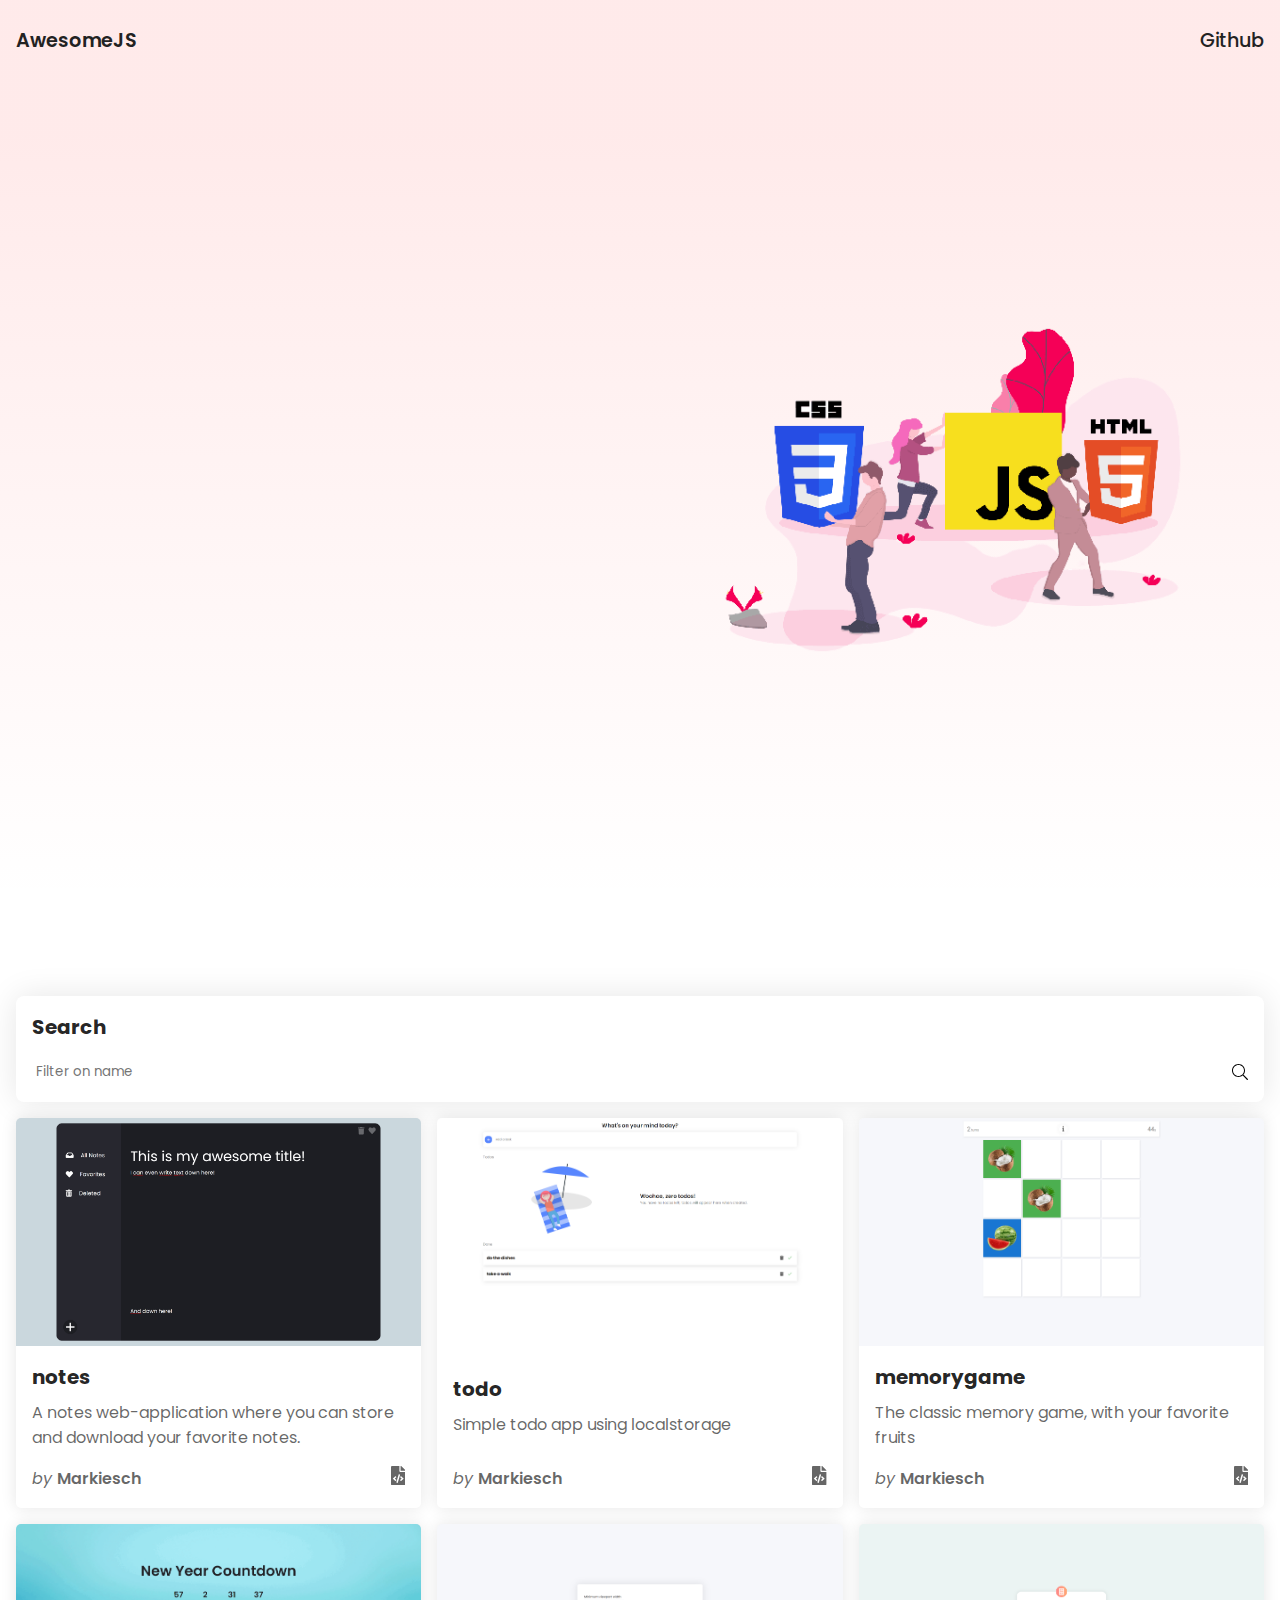
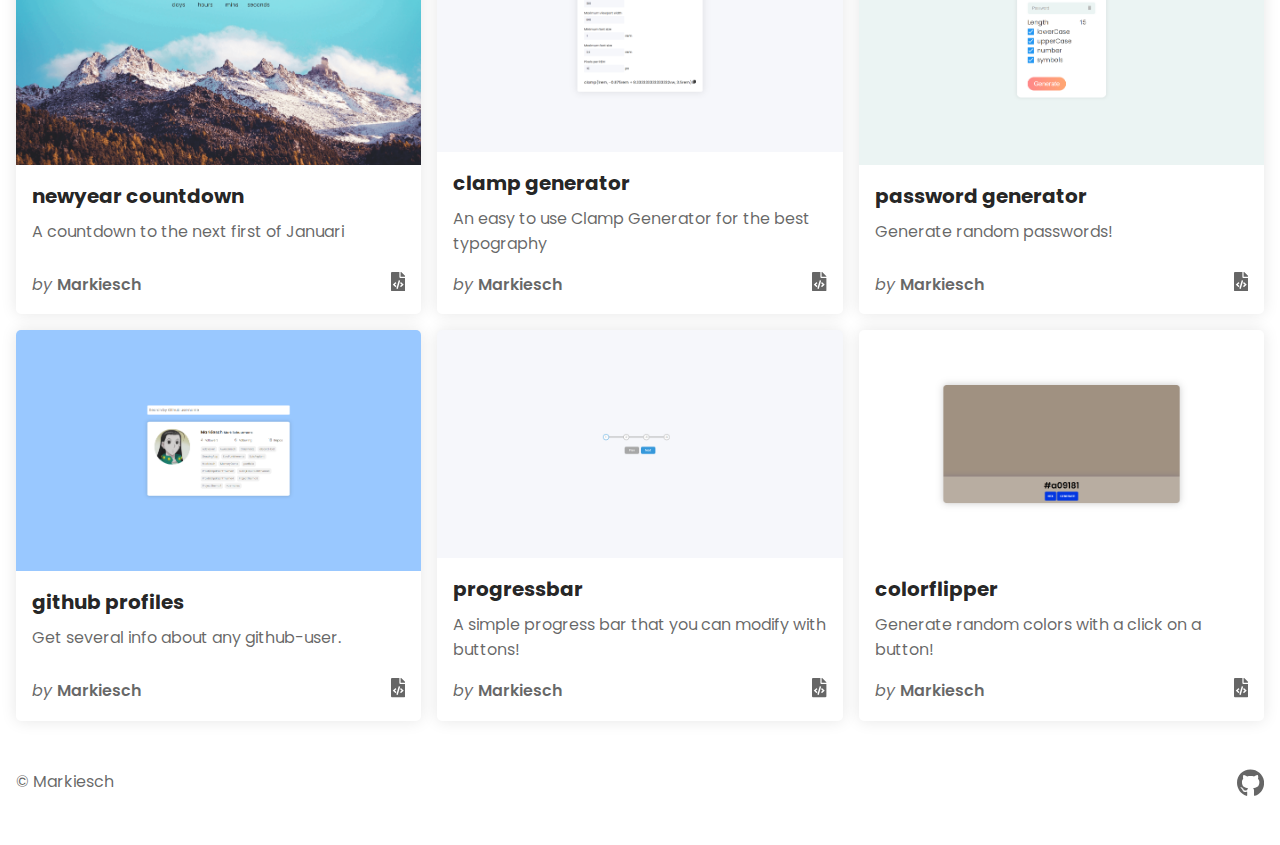
<file: index.html>
<!DOCTYPE html>
<html lang="en">
  <head>
    <meta charset="UTF-8" />
    <meta name="author" content="Mark Schuurmans" />
    <meta name="description" content="Awesome Small and Big JavaScript Projects without any libraries" />
    <meta name="keywords" content="javascript, projects, web, development, css, html" />
    <meta http-equiv="X-UA-Compatible" content="IE=edge" />
    <meta name="viewport" content="width=device-width, initial-scale=1.0" />
    <link rel="shortcut icon" href="assets/logo.png" type="image/x-icon" />
    <title>Awesome JavaScript &#8226; Home</title>
    <link rel="stylesheet" href="styles/index.css" />
    <link rel="stylesheet" href="styles/projects.css" />
    <script src="scripts/projects.js" defer></script>
  </head>
  <body>
    <div class="background"></div>

    <header>
      <nav>
        <a href="index.html" class="logo">AwesomeJS</a>
        <a href="https://www.github.com/Markiesch/AwesomeJS" target="_blank" rel="noopener">Github</a>
      </nav>
    </header>

    <main>
      <section class="hero">
        <div>
          <h1 class="fade-in">Awesome Javascript projects</h1>
          <p class="fade-in subtitle">A great collection of small and big JavaScript projects without the use of libraries</p>
          <div class="fade-in cta">
            <a class="projects--link" href="#projects">
              <svg viewBox="0 0 24 24">
                <path
                  d="M12 6c3.79 0 7.17 2.13 8.82 5.5C19.17 14.87 15.79 17 12 17s-7.17-2.13-8.82-5.5C4.83 8.13 8.21 6 12 6m0-2C7 4 2.73 7.11 1 11.5 2.73 15.89 7 19 12 19s9.27-3.11 11-7.5C21.27 7.11 17 4 12 4zm0 5c1.38 0 2.5 1.12 2.5 2.5S13.38 14 12 14s-2.5-1.12-2.5-2.5S10.62 9 12 9m0-2c-2.48 0-4.5 2.02-4.5 4.5S9.52 16 12 16s4.5-2.02 4.5-4.5S14.48 7 12 7z"
                />
              </svg>
              <span>View projects</span>
            </a>
            <a href="https://github.com/Markiesch/AwesomeJS">
              <svg viewBox="0 0 496 512">
                <path
                  d="M165.9 397.4c0 2-2.3 3.6-5.2 3.6-3.3.3-5.6-1.3-5.6-3.6 0-2 2.3-3.6 5.2-3.6 3-.3 5.6 1.3 5.6 3.6zm-31.1-4.5c-.7 2 1.3 4.3 4.3 4.9 2.6 1 5.6 0 6.2-2s-1.3-4.3-4.3-5.2c-2.6-.7-5.5.3-6.2 2.3zm44.2-1.7c-2.9.7-4.9 2.6-4.6 4.9.3 2 2.9 3.3 5.9 2.6 2.9-.7 4.9-2.6 4.6-4.6-.3-1.9-3-3.2-5.9-2.9zM244.8 8C106.1 8 0 113.3 0 252c0 110.9 69.8 205.8 169.5 239.2 12.8 2.3 17.3-5.6 17.3-12.1 0-6.2-.3-40.4-.3-61.4 0 0-70 15-84.7-29.8 0 0-11.4-29.1-27.8-36.6 0 0-22.9-15.7 1.6-15.4 0 0 24.9 2 38.6 25.8 21.9 38.6 58.6 27.5 72.9 20.9 2.3-16 8.8-27.1 16-33.7-55.9-6.2-112.3-14.3-112.3-110.5 0-27.5 7.6-41.3 23.6-58.9-2.6-6.5-11.1-33.3 2.6-67.9 20.9-6.5 69 27 69 27 20-5.6 41.5-8.5 62.8-8.5s42.8 2.9 62.8 8.5c0 0 48.1-33.6 69-27 13.7 34.7 5.2 61.4 2.6 67.9 16 17.7 25.8 31.5 25.8 58.9 0 96.5-58.9 104.2-114.8 110.5 9.2 7.9 17 22.9 17 46.4 0 33.7-.3 75.4-.3 83.6 0 6.5 4.6 14.4 17.3 12.1C428.2 457.8 496 362.9 496 252 496 113.3 383.5 8 244.8 8zM97.2 352.9c-1.3 1-1 3.3.7 5.2 1.6 1.6 3.9 2.3 5.2 1 1.3-1 1-3.3-.7-5.2-1.6-1.6-3.9-2.3-5.2-1zm-10.8-8.1c-.7 1.3.3 2.9 2.3 3.9 1.6 1 3.6.7 4.3-.7.7-1.3-.3-2.9-2.3-3.9-2-.6-3.6-.3-4.3.7zm32.4 35.6c-1.6 1.3-1 4.3 1.3 6.2 2.3 2.3 5.2 2.6 6.5 1 1.3-1.3.7-4.3-1.3-6.2-2.2-2.3-5.2-2.6-6.5-1zm-11.4-14.7c-1.6 1-1.6 3.6 0 5.9 1.6 2.3 4.3 3.3 5.6 2.3 1.6-1.3 1.6-3.9 0-6.2-1.4-2.3-4-3.3-5.6-2z"
                ></path>
              </svg>
              <span>Github</span>
            </a>
          </div>
        </div>
        <div>
          <img src="assets/hero.png" alt="Hero Image" />
        </div>
      </section>

      <section id="projects" class="filter--section">
        <article>
          <h2 class="title">Search</h2>
          <div>
            <input class="project--filter" type="text" placeholder="Filter on name" />
            <svg viewBox="0 0 512 512">
              <path
                d="M508.5 481.6l-129-129c-2.3-2.3-5.3-3.5-8.5-3.5h-10.3C395 312 416 262.5 416 208 416 93.1 322.9 0 208 0S0 93.1 0 208s93.1 208 208 208c54.5 0 104-21 141.1-55.2V371c0 3.2 1.3 6.2 3.5 8.5l129 129c4.7 4.7 12.3 4.7 17 0l9.9-9.9c4.7-4.7 4.7-12.3 0-17zM208 384c-97.3 0-176-78.7-176-176S110.7 32 208 32s176 78.7 176 176-78.7 176-176 176z"
              ></path>
            </svg>
          </div>
        </article>
      </section>

      <!-- Loaded within javascript (fully vanilla ofcourse :D) -->
      <section class="projects--section"></section>
    </main>

    <footer>
      <p>&copy; Markiesch</p>
      <a href="https://github.com/Markiesch" aria-label="Github" target="_blank" rel="noopener">
        <svg viewBox="0 0 496 512">
          <path
            d="M165.9 397.4c0 2-2.3 3.6-5.2 3.6-3.3.3-5.6-1.3-5.6-3.6 0-2 2.3-3.6 5.2-3.6 3-.3 5.6 1.3 5.6 3.6zm-31.1-4.5c-.7 2 1.3 4.3 4.3 4.9 2.6 1 5.6 0 6.2-2s-1.3-4.3-4.3-5.2c-2.6-.7-5.5.3-6.2 2.3zm44.2-1.7c-2.9.7-4.9 2.6-4.6 4.9.3 2 2.9 3.3 5.9 2.6 2.9-.7 4.9-2.6 4.6-4.6-.3-1.9-3-3.2-5.9-2.9zM244.8 8C106.1 8 0 113.3 0 252c0 110.9 69.8 205.8 169.5 239.2 12.8 2.3 17.3-5.6 17.3-12.1 0-6.2-.3-40.4-.3-61.4 0 0-70 15-84.7-29.8 0 0-11.4-29.1-27.8-36.6 0 0-22.9-15.7 1.6-15.4 0 0 24.9 2 38.6 25.8 21.9 38.6 58.6 27.5 72.9 20.9 2.3-16 8.8-27.1 16-33.7-55.9-6.2-112.3-14.3-112.3-110.5 0-27.5 7.6-41.3 23.6-58.9-2.6-6.5-11.1-33.3 2.6-67.9 20.9-6.5 69 27 69 27 20-5.6 41.5-8.5 62.8-8.5s42.8 2.9 62.8 8.5c0 0 48.1-33.6 69-27 13.7 34.7 5.2 61.4 2.6 67.9 16 17.7 25.8 31.5 25.8 58.9 0 96.5-58.9 104.2-114.8 110.5 9.2 7.9 17 22.9 17 46.4 0 33.7-.3 75.4-.3 83.6 0 6.5 4.6 14.4 17.3 12.1C428.2 457.8 496 362.9 496 252 496 113.3 383.5 8 244.8 8zM97.2 352.9c-1.3 1-1 3.3.7 5.2 1.6 1.6 3.9 2.3 5.2 1 1.3-1 1-3.3-.7-5.2-1.6-1.6-3.9-2.3-5.2-1zm-10.8-8.1c-.7 1.3.3 2.9 2.3 3.9 1.6 1 3.6.7 4.3-.7.7-1.3-.3-2.9-2.3-3.9-2-.6-3.6-.3-4.3.7zm32.4 35.6c-1.6 1.3-1 4.3 1.3 6.2 2.3 2.3 5.2 2.6 6.5 1 1.3-1.3.7-4.3-1.3-6.2-2.2-2.3-5.2-2.6-6.5-1zm-11.4-14.7c-1.6 1-1.6 3.6 0 5.9 1.6 2.3 4.3 3.3 5.6 2.3 1.6-1.3 1.6-3.9 0-6.2-1.4-2.3-4-3.3-5.6-2z"
          ></path>
        </svg>
      </a>
    </footer>
  </body>
</html>
</file>
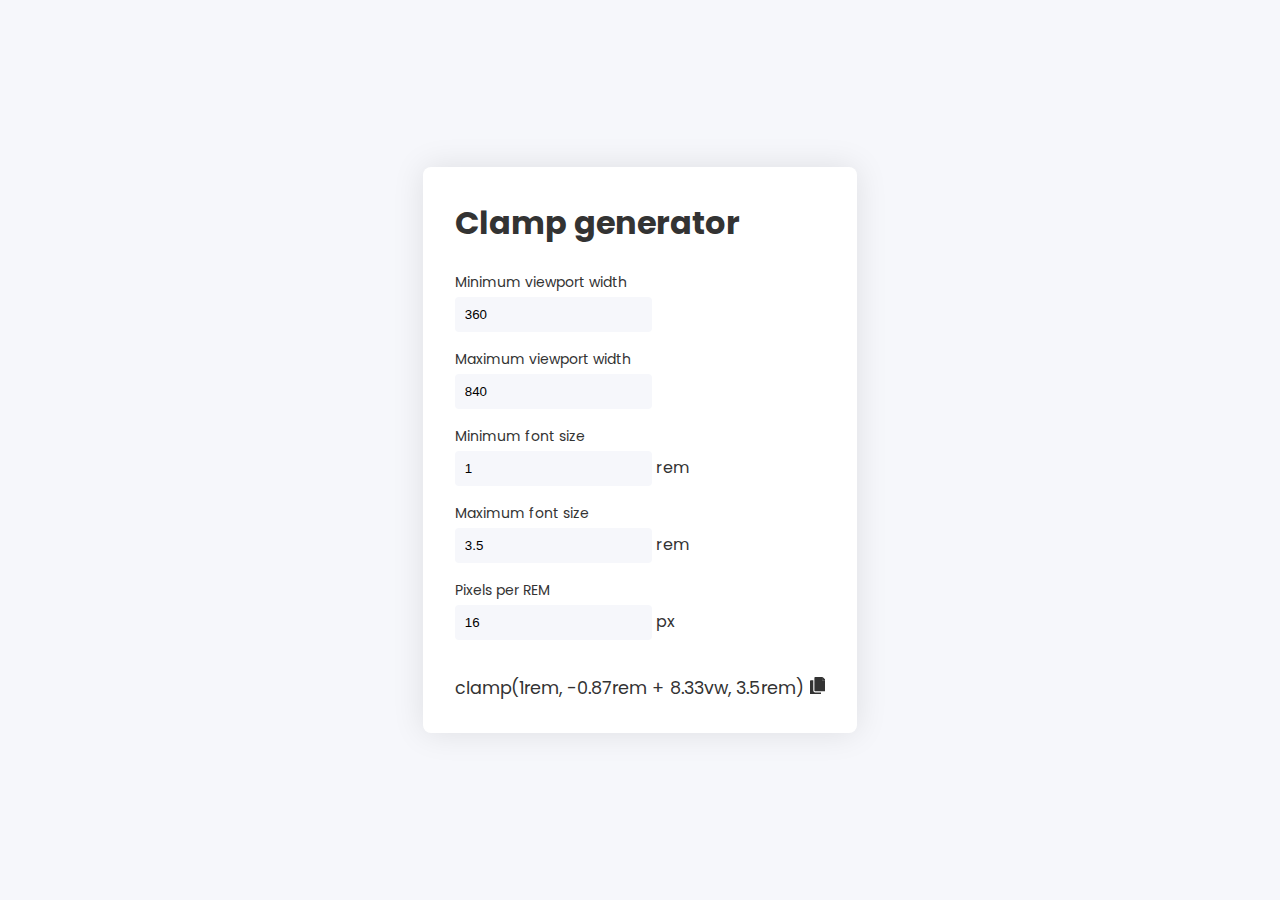
<file: projects/clamp-generator/index.html>
<!DOCTYPE html>
<html lang="en">
  <head>
    <meta charset="UTF-8" />
    <meta http-equiv="X-UA-Compatible" content="IE=edge" />
    <meta name="viewport" content="width=device-width, initial-scale=1.0" />
    <link rel="shortcut icon" href="../../assets/logo.png" type="image/x-icon" />
    <title>Clamp generator</title>
    <link rel="stylesheet" href="style.css" />
    <script src="app.js" defer></script>
  </head>
  <body>
    <main>
      <section>
        <h1>Clamp generator</h1>
        <label for="minWidth">Minimum viewport width</label>
        <input min="0" name="minWidth" id="minWidth" type="number" value="360" />

        <label for="maxWidth">Maximum viewport width</label>
        <input min="0" name="maxWidth" id="maxWidth" type="number" value="840" />

        <label for="minFont">Minimum font size</label>
        <input min="0" name="minFont" id="minFont" type="number" value="1" />
        <span>rem</span>

        <label for="maxFont">Maximum font size</label>
        <input min="0" name="maxFont" id="maxFont" type="number" value="3.5" />
        <span>rem</span>

        <label for="pixels">Pixels per REM</label>
        <input min="0" name="pixels" id="pixels" type="number" value="16" />
        <span>px</span>
      </section>
      <section class="output">
        <p class="result"></p>
        <svg viewBox="0 0 448 512">
          <path d="M352 96V0H152a24 24 0 0 0-24 24v368a24 24 0 0 0 24 24h272a24 24 0 0 0 24-24V96z"></path>
          <path
            d="M96 392V96H24a24 24 0 0 0-24 24v368a24 24 0 0 0 24 24h272a24 24 0 0 0 24-24v-40H152a56.06 56.06 0 0 1-56-56zM441 73L375 7a24 24 0 0 0-17-7h-6v96h96v-6.06A24 24 0 0 0 441 73z"
          ></path>
        </svg>
      </section>
    </main>
  </body>
</html>
</file>
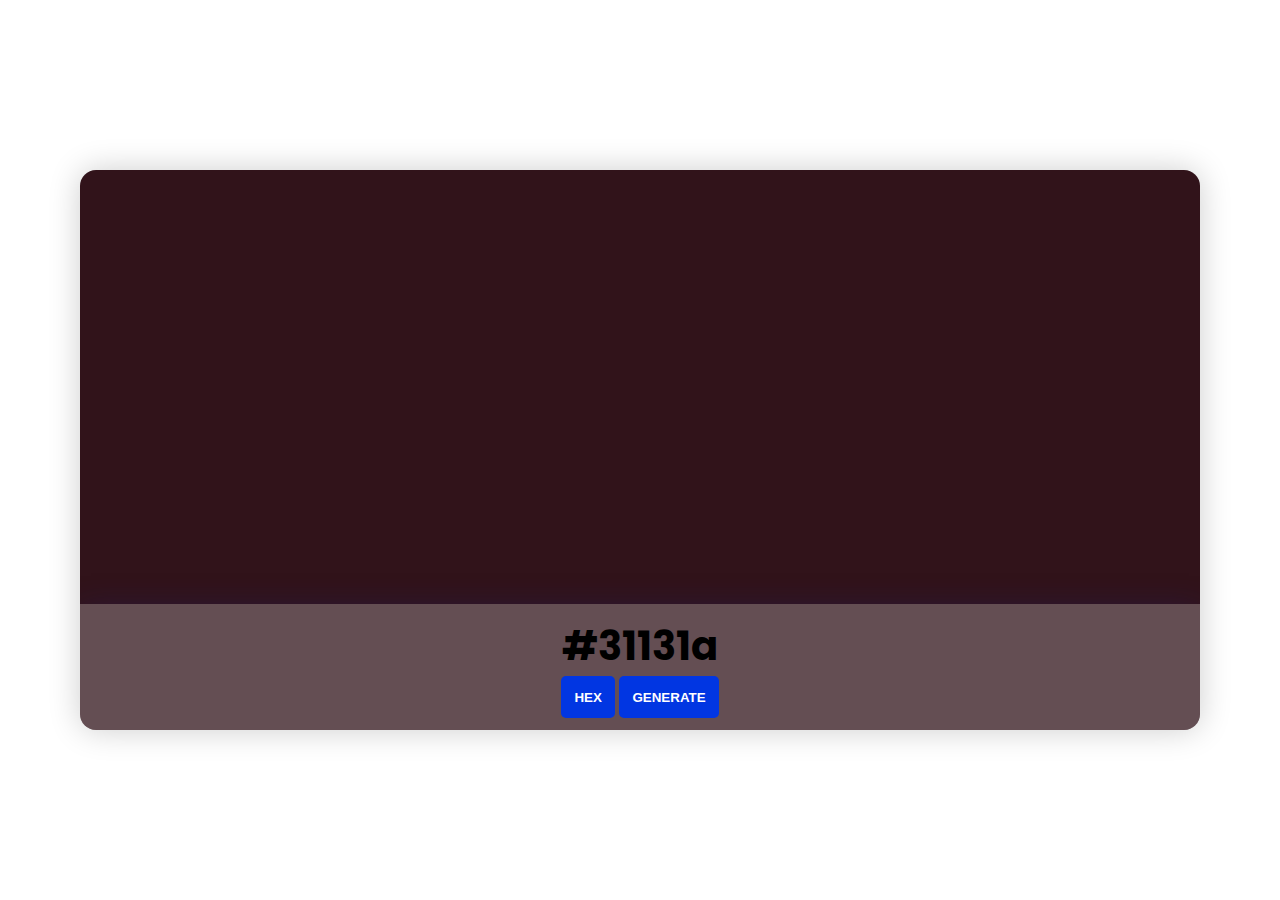
<file: projects/colorflipper/index.html>
<!DOCTYPE html>
<html lang="en">
  <head>
    <meta charset="UTF-8" />
    <meta name="viewport" content="width=device-width, initial-scale=1.0" />
    <title>Title</title>
    <link rel="stylesheet" href="style.css" />
    <script src="script.js" defer></script>
  </head>
  <body>
    <section class="background">
      <div>
        <h1 class="output"></h1>
        <button class="mode">HEX</button>
        <button class="submit">GENERATE</button>
      </div>
    </section>
  </body>
</html>
</file>
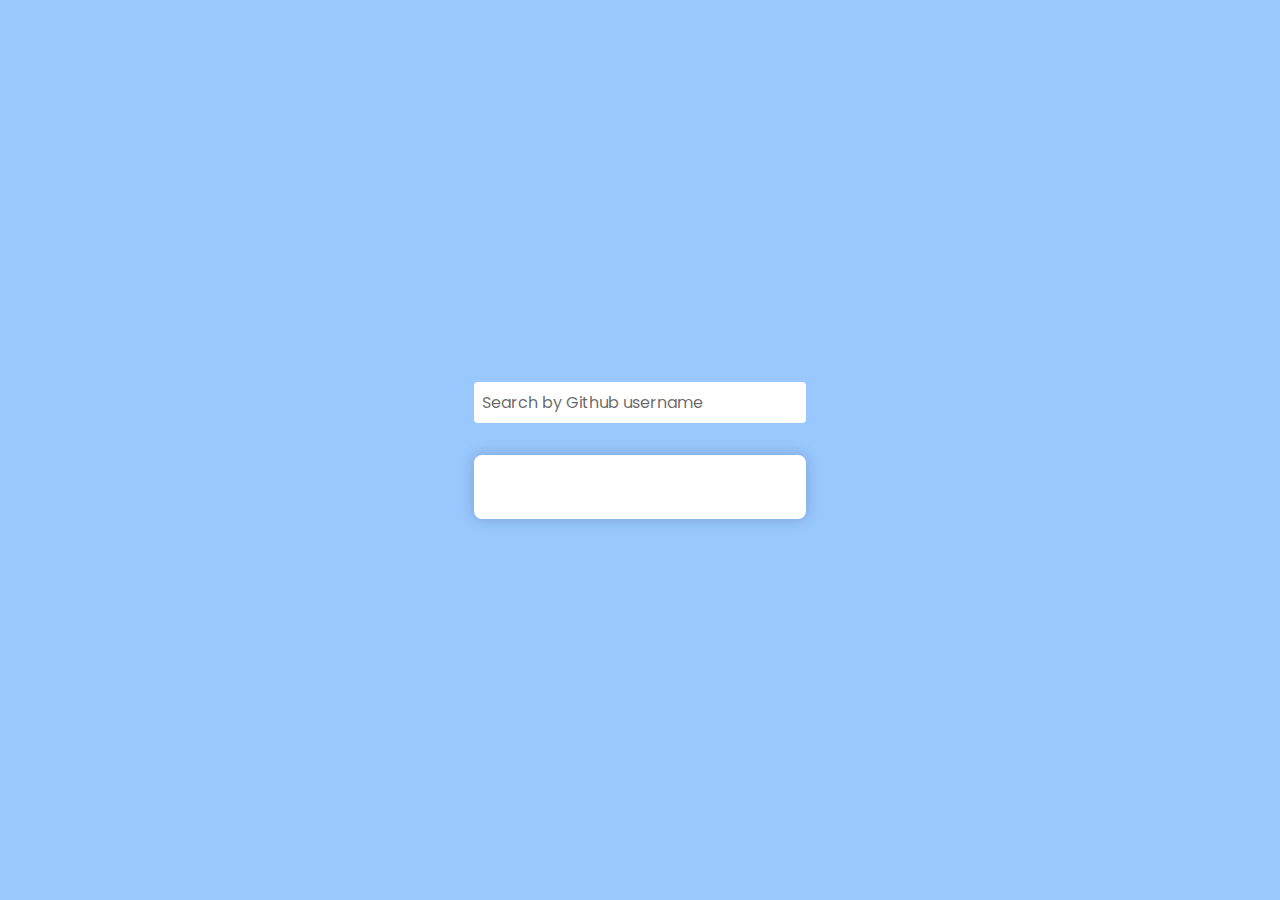
<file: projects/github-profiles/index.html>
<!DOCTYPE html>
<html lang="en">
  <head>
    <meta charset="UTF-8" />
    <meta name="viewport" content="width=device-width, initial-scale=1.0" />
    <title>Github Profiles</title>
    <link rel="stylesheet" href="style.css" />
    <script src="script.js" defer></script>
  </head>
  <body>
    <main>
      <input type="text" placeholder="Search by Github username" />
      <section class="card"></section>
    </main>
  </body>
</html>
</file>
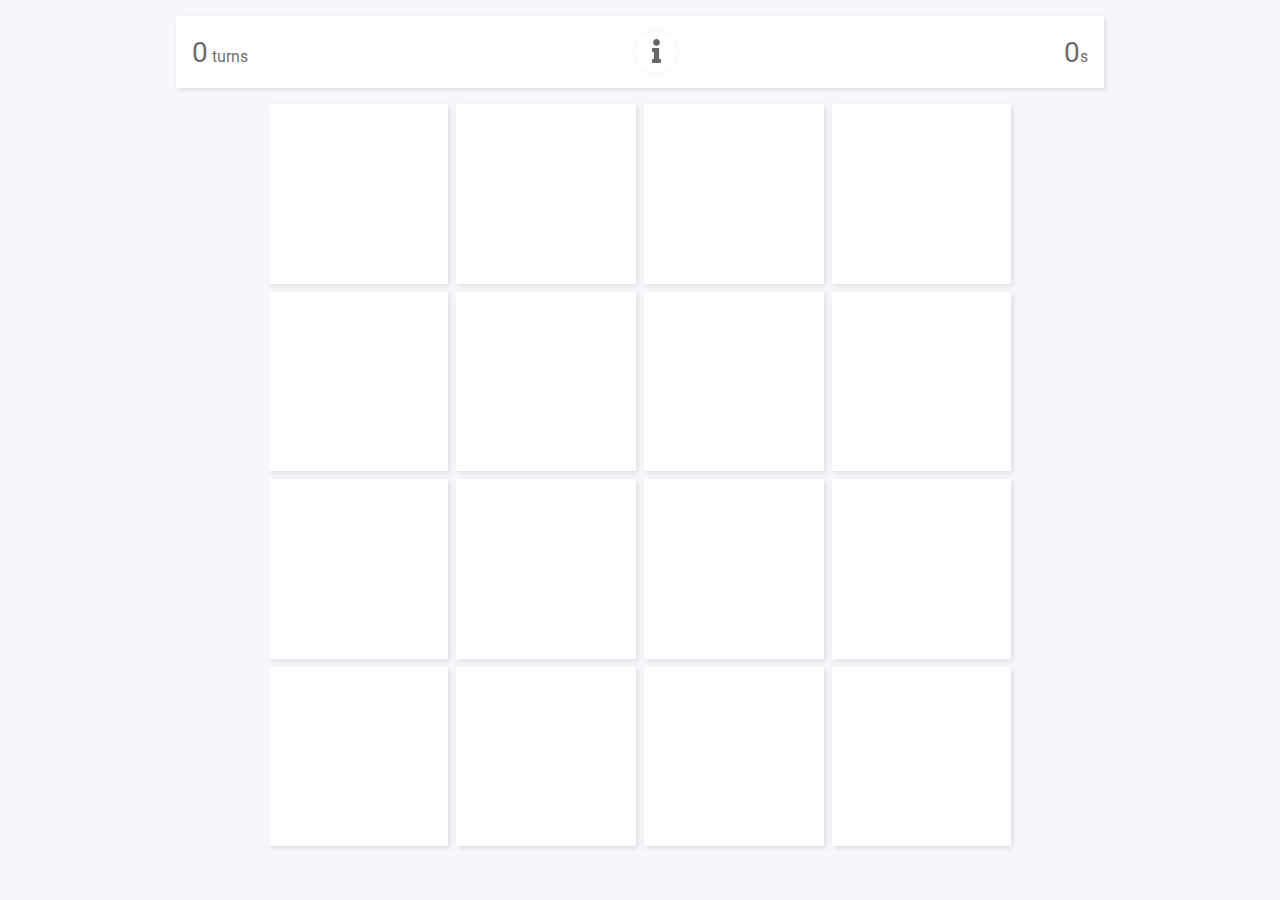
<file: projects/memorygame/index.html>
<!DOCTYPE html>
<html lang="en">
  <head>
    <meta charset="UTF-8" />
    <meta http-equiv="X-UA-Compatible" content="IE=edge" />
    <meta name="viewport" content="width=device-width, initial-scale=1.0" />
    <title>Memory Game</title>
    <link rel="stylesheet" href="style.css" />
    <script src="app.js" defer></script>
  </head>
  <body>
    <main>
      <header>
        <h3 class="counter"><span>0</span> turns</h3>
        <button class="link information">
          <svg viewBox="0 0 192 512">
            <path
              d="M20 424.229h20V279.771H20c-11.046 0-20-8.954-20-20V212c0-11.046 8.954-20 20-20h112c11.046 0 20 8.954 20 20v212.229h20c11.046 0 20 8.954 20 20V492c0 11.046-8.954 20-20 20H20c-11.046 0-20-8.954-20-20v-47.771c0-11.046 8.954-20 20-20zM96 0C56.235 0 24 32.235 24 72s32.235 72 72 72 72-32.235 72-72S135.764 0 96 0z"
            ></path>
          </svg>
        </button>
        <h3 class="timer"><span>0</span>s</h3>
      </header>
      <section>
        <div class="deck"></div>
      </section>
    </main>

    <article class="victory overlay">
      <div>
        <img src="assets/victory.png" alt="Victory" />
      </div>
      <h2>Victory!</h2>
      <button>PLAY AGAIN</button>
    </article>

    <article class="tutorial overlay">
      <div><img src="assets/tutorial.png" alt="Tutorial" /></div>
      <h2>How to play</h2>
      <p>
        A player makes a match if the two cards turned picture-side-up are identical. When a match is made, the cards stay turned around and the next turn starts. When the match is wrong the cards are
        turned back to their original state and the game continuous. You win when all cards are succesfully turned around.
      </p>
      <button>PLAY!</button>
    </article>
  </body>
</html>
</file>
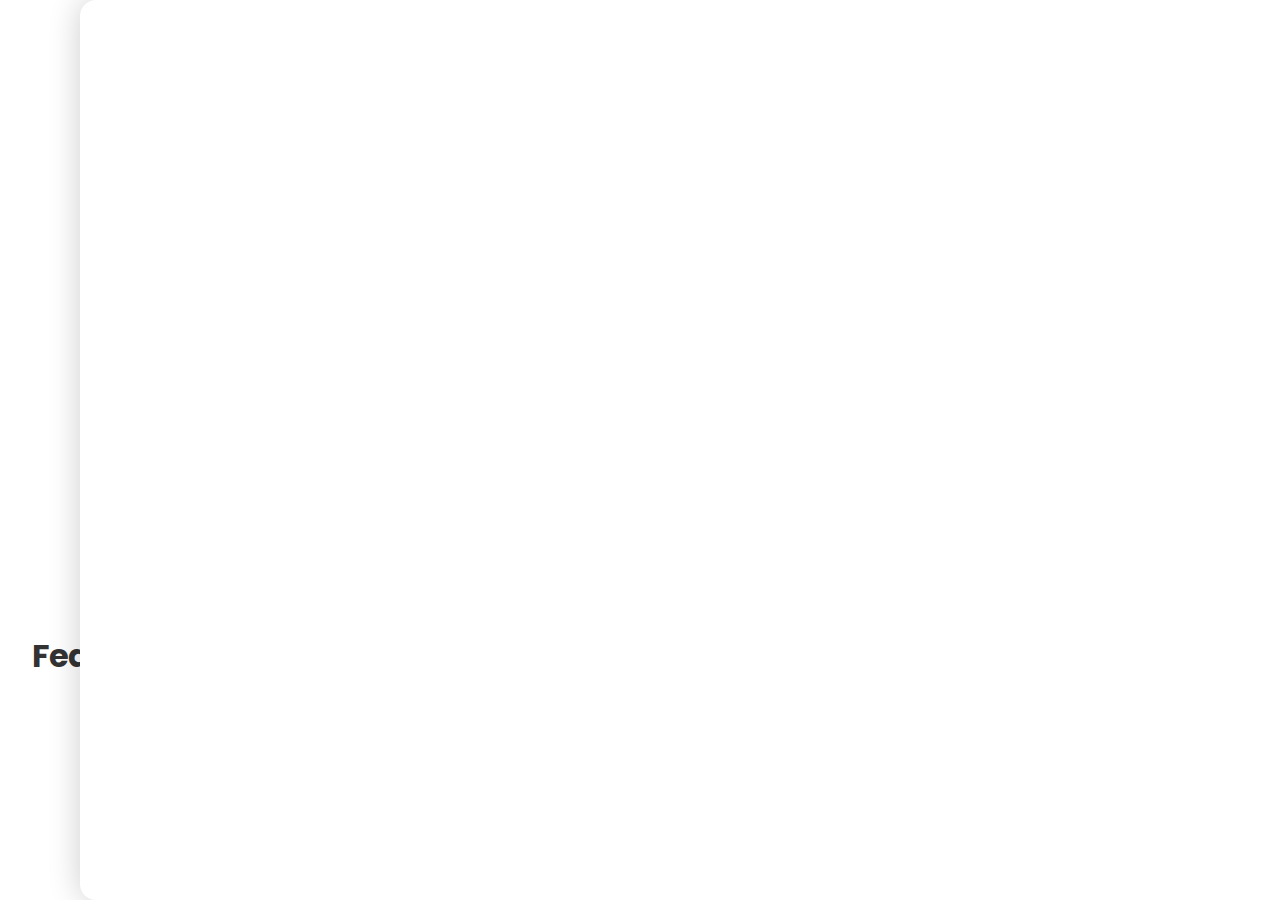
<file: projects/movie-application/index.html>
<!DOCTYPE html>
<html lang="en">
  <head>
    <meta charset="UTF-8" />
    <meta http-equiv="X-UA-Compatible" content="IE=edge" />
    <meta name="viewport" content="width=device-width, initial-scale=1.0" />
    <link rel="shortcut icon" href="../../assets/logo.png" type="image/x-icon" />
    <title>Document</title>
    <script src="app.js" defer></script>
    <link rel="stylesheet" href="style.css" />
  </head>
  <body>
    <section class="tumbnail"></section>
    <section class="featuredSection">
      <h2>Featured movies</h2>
      <div class="featuredContainer"></div>
    </section>
    <div class="information">
      <h2 class="movie--title"></h2>
      <p class="movie--description"></p>
    </div>
  </body>
</html>
</file>
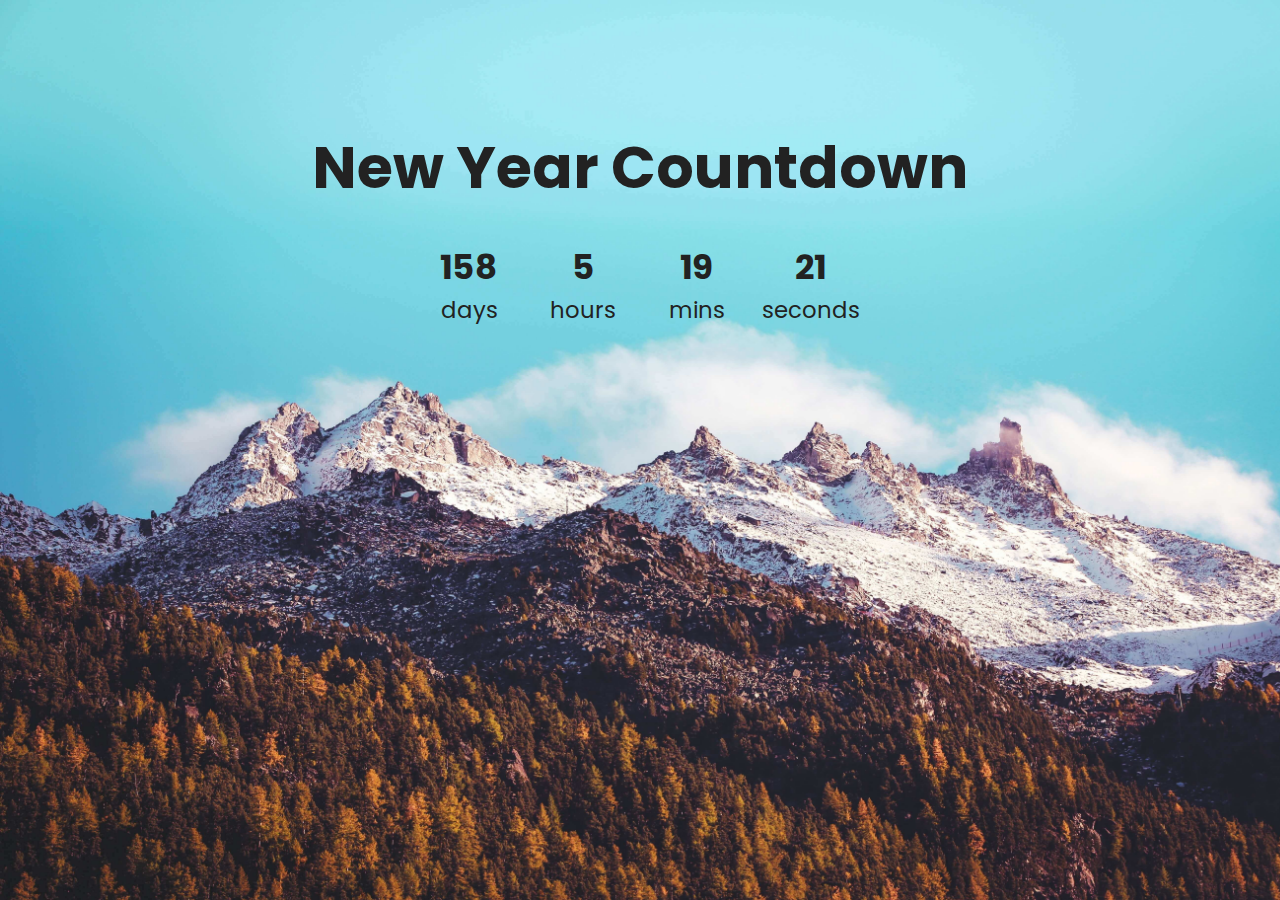
<file: projects/newyear-countdown/index.html>
<!DOCTYPE html>
<html lang="en">
  <head>
    <meta charset="UTF-8" />
    <meta name="viewport" content="width=device-width, initial-scale=1.0" />
    <title>New Year Countdown</title>
    <link rel="stylesheet" href="style.css" />
    <script src="script.js" defer></script>
  </head>
  <body>
    <section>
      <h1>New Year Countdown</h1>
      <article>
        <div>
          <h2 class="days"></h2>
          <p>days</p>
        </div>
        <div>
          <h2 class="hours"></h2>
          <p>hours</p>
        </div>
        <div>
          <h2 class="minutes"></h2>
          <p>mins</p>
        </div>
        <div>
          <h2 class="seconds"></h2>
          <p>seconds</p>
        </div>
      </article>
    </section>
  </body>
</html>
</file>
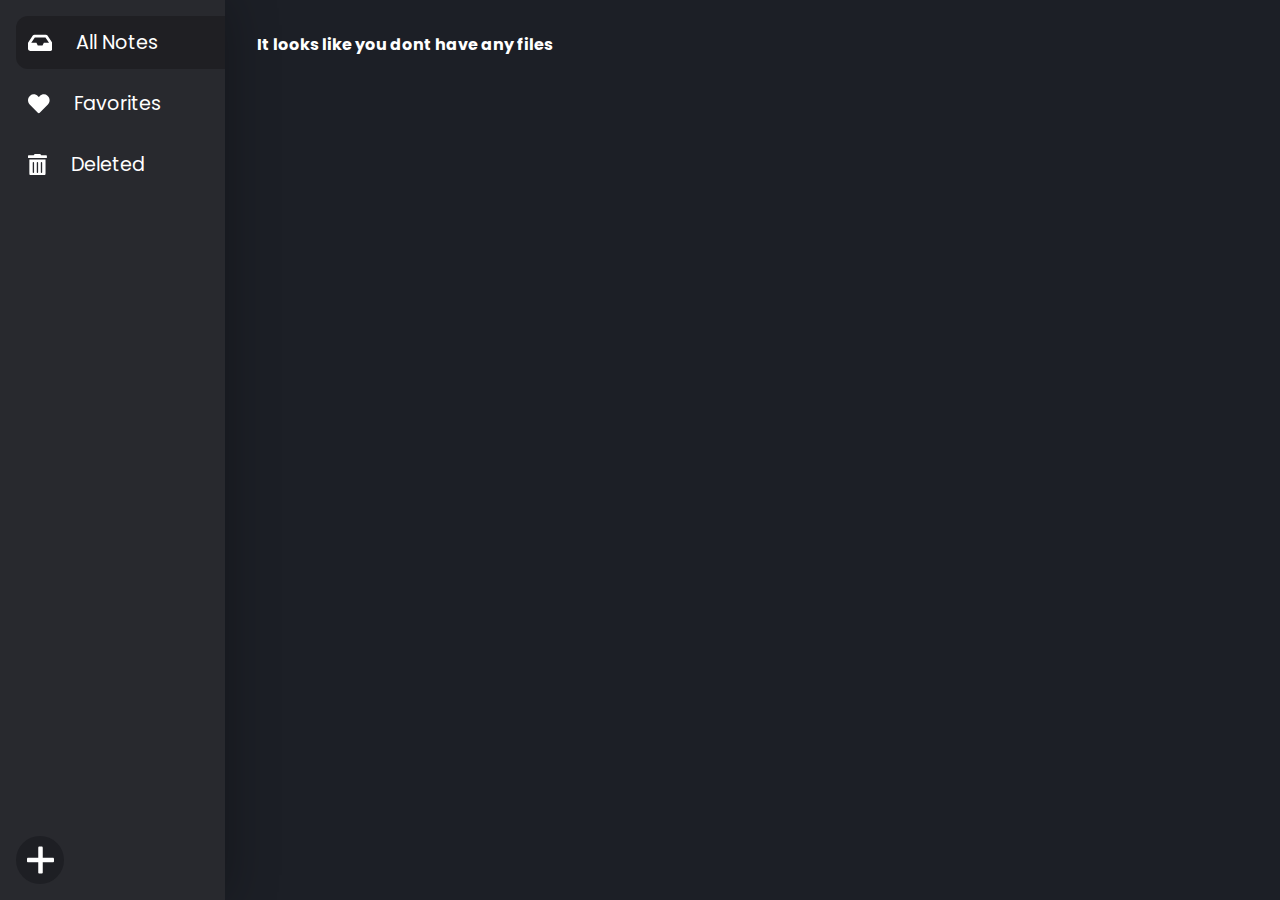
<file: projects/notes/index.html>
<!DOCTYPE html>
<html lang="en">
  <head>
    <meta charset="UTF-8" />
    <meta name="viewport" content="width=device-width, initial-scale=1.0" />
    <link rel="shortcut icon" href="images/logo.png" type="image/x-icon" />
    <title>Notes App</title>
    <link rel="stylesheet" href="styles/style.css" />
    <link rel="stylesheet" href="styles/editor.css" />
    <script src="script.js" defer></script>
  </head>
  <body>
    <article class="menu">
      <div class="nav">
        <div onclick="openTab('notes--tab')" class="notes--tab__button navItem active">
          <svg viewBox="0 0 576 512">
            <path
              d="M567.938 243.908L462.25 85.374A48.003 48.003 0 0 0 422.311 64H153.689a48 48 0 0 0-39.938 21.374L8.062 243.908A47.994 47.994 0 0 0 0 270.533V400c0 26.51 21.49 48 48 48h480c26.51 0 48-21.49 48-48V270.533a47.994 47.994 0 0 0-8.062-26.625zM162.252 128h251.497l85.333 128H376l-32 64H232l-32-64H76.918l85.334-128z"
            ></path>
          </svg>
          <p>All Notes</p>
        </div>
        <div onclick="openTab('favorites--tab')" class="favorites--tab__button navItem">
          <svg viewBox="0 0 512 512">
            <path
              d="M462.3 62.6C407.5 15.9 326 24.3 275.7 76.2L256 96.5l-19.7-20.3C186.1 24.3 104.5 15.9 49.7 62.6c-62.8 53.6-66.1 149.8-9.9 207.9l193.5 199.8c12.5 12.9 32.8 12.9 45.3 0l193.5-199.8c56.3-58.1 53-154.3-9.8-207.9z"
            ></path>
          </svg>
          <p>Favorites</p>
        </div>
        <div onclick="openTab('deleted--tab')" class="deleted--tab__button navItem">
          <svg viewBox="0 0 448 512">
            <path
              d="M32 464a48 48 0 0 0 48 48h288a48 48 0 0 0 48-48V128H32zm272-256a16 16 0 0 1 32 0v224a16 16 0 0 1-32 0zm-96 0a16 16 0 0 1 32 0v224a16 16 0 0 1-32 0zm-96 0a16 16 0 0 1 32 0v224a16 16 0 0 1-32 0zM432 32H312l-9.4-18.7A24 24 0 0 0 281.1 0H166.8a23.72 23.72 0 0 0-21.4 13.3L136 32H16A16 16 0 0 0 0 48v32a16 16 0 0 0 16 16h416a16 16 0 0 0 16-16V48a16 16 0 0 0-16-16z"
            ></path>
          </svg>
          <p>Deleted</p>
        </div>
      </div>
      <div onclick="createFile()" class="create--new__container">
        <svg viewBox="0 0 384 512">
          <path
            d="M368 224H224V80c0-8.84-7.16-16-16-16h-32c-8.84 0-16 7.16-16 16v144H16c-8.84 0-16 7.16-16 16v32c0 8.84 7.16 16 16 16h144v144c0 8.84 7.16 16 16 16h32c8.84 0 16-7.16 16-16V288h144c8.84 0 16-7.16 16-16v-32c0-8.84-7.16-16-16-16z"
          ></path>
        </svg>
      </div>
    </article>
    <article class="editor">
      <section class="tab editor--tab">
        <div class="button--container">
          <button class="downloadBtn">
            <svg viewBox="0 0 512 512">
              <path
                d="M216 0h80c13.3 0 24 10.7 24 24v168h87.7c17.8 0 26.7 21.5 14.1 34.1L269.7 378.3c-7.5 7.5-19.8 7.5-27.3 0L90.1 226.1c-12.6-12.6-3.7-34.1 14.1-34.1H192V24c0-13.3 10.7-24 24-24zm296 376v112c0 13.3-10.7 24-24 24H24c-13.3 0-24-10.7-24-24V376c0-13.3 10.7-24 24-24h146.7l49 49c20.1 20.1 52.5 20.1 72.6 0l49-49H488c13.3 0 24 10.7 24 24zm-124 88c0-11-9-20-20-20s-20 9-20 20 9 20 20 20 20-9 20-20zm64 0c0-11-9-20-20-20s-20 9-20 20 9 20 20 20 20-9 20-20z"
              ></path>
            </svg>
          </button>
          <button class="deleteBtn">
            <svg viewBox="0 0 448 512">
              <path
                d="M432 32H312l-9.4-18.7A24 24 0 0 0 281.1 0H166.8a23.72 23.72 0 0 0-21.4 13.3L136 32H16A16 16 0 0 0 0 48v32a16 16 0 0 0 16 16h416a16 16 0 0 0 16-16V48a16 16 0 0 0-16-16zM53.2 467a48 48 0 0 0 47.9 45h245.8a48 48 0 0 0 47.9-45L416 128H32z"
              ></path>
            </svg>
          </button>
          <button class="toggle--favorite">
            <svg viewBox="0 0 512 512">
              <path
                d="M462.3 62.6C407.5 15.9 326 24.3 275.7 76.2L256 96.5l-19.7-20.3C186.1 24.3 104.5 15.9 49.7 62.6c-62.8 53.6-66.1 149.8-9.9 207.9l193.5 199.8c12.5 12.9 32.8 12.9 45.3 0l193.5-199.8c56.3-58.1 53-154.3-9.8-207.9z"
              ></path>
            </svg>
          </button>
        </div>
        <input maxlength="30" placeholder="Title" class="note-title" />
        <textarea placeholder="Text" class="note-text"></textarea>
      </section>
      <section class="tab list-tab notes--tab"></section>
      <section class="tab list-tab favorites--tab"></section>
      <section class="tab list-tab deleted--tab"></section>
    </article>
  </body>
</html>
</file>
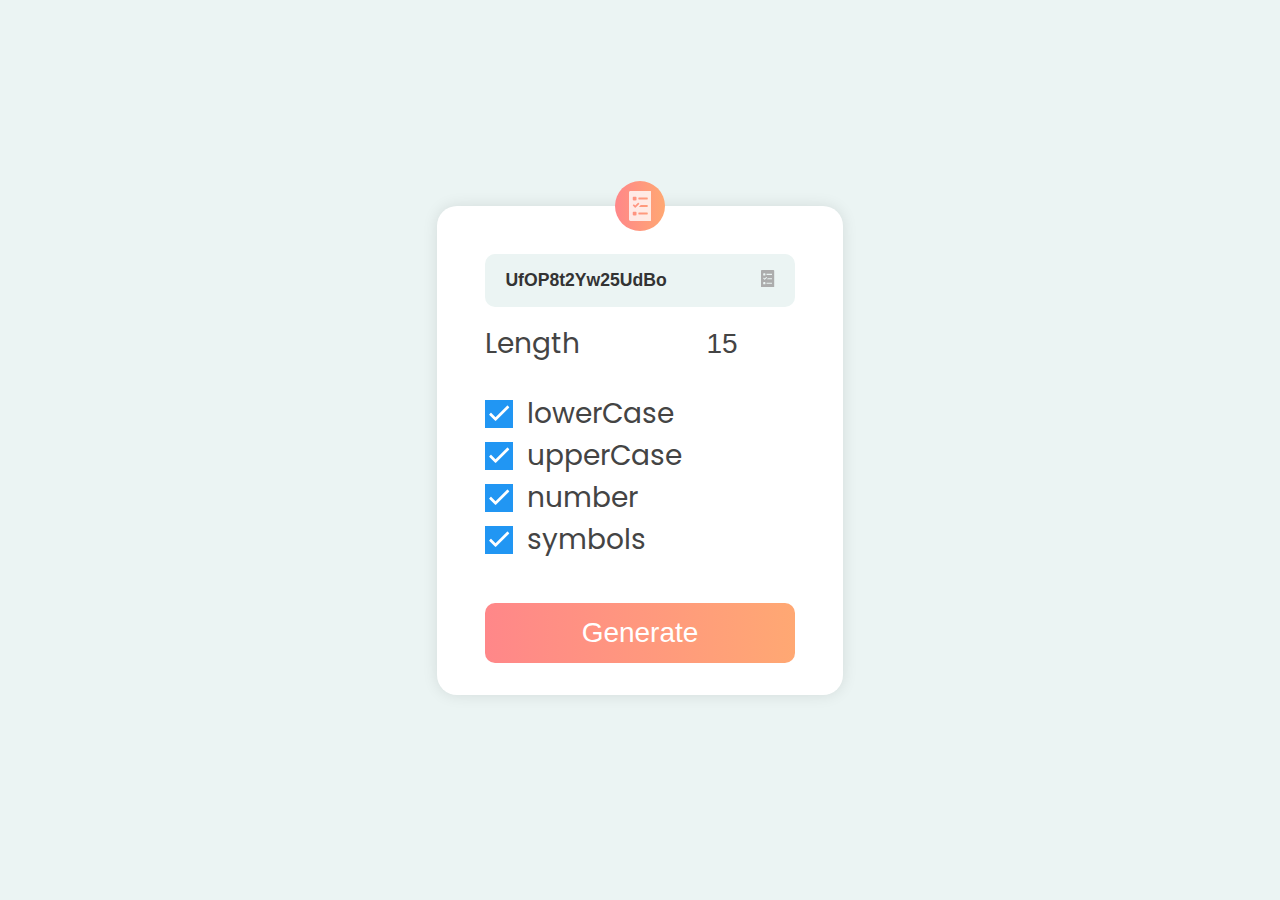
<file: projects/password-generator/index.html>
<!DOCTYPE html>
<html lang="en">
  <head>
    <meta charset="UTF-8" />
    <meta name="viewport" content="width=device-width, initial-scale=1.0" />
    <title>Title</title>
    <link rel="stylesheet" href="style.css" />
    <script src="script.js" defer></script>
  </head>
  <body>
    <main>
      <div class="svg--container">
        <svg viewBox="0 0 384 512">
          <path
            d="M360 0H24C10.7 0 0 10.7 0 24v464c0 13.3 10.7 24 24 24h336c13.3 0 24-10.7 24-24V24c0-13.3-10.7-24-24-24zM64 112c0-8.8 7.2-16 16-16h32c8.8 0 16 7.2 16 16v32c0 8.8-7.2 16-16 16H80c-8.8 0-16-7.2-16-16v-32zm1.6 129.4l12.7-12.6c2.1-2.1 5.5-2.1 7.6 0l20.6 20.8 47.6-47.2c2.1-2.1 5.5-2.1 7.6 0l12.6 12.7c2.1 2.1 2.1 5.5 0 7.6l-64.2 63.6c-2.1 2.1-5.5 2.1-7.6 0L65.6 249c-2.1-2.1-2.1-5.5 0-7.6zM128 400c0 8.8-7.2 16-16 16H80c-8.8 0-16-7.2-16-16v-32c0-8.8 7.2-16 16-16h32c8.8 0 16 7.2 16 16v32zm192-8c0 4.4-3.6 8-8 8H168c-4.4 0-8-3.6-8-8v-16c0-4.4 3.6-8 8-8h144c4.4 0 8 3.6 8 8v16zm0-128c0 4.4-4.3 8-9.6 8H170.2s29.2-30.2 30.4-32h109.7c5.3 0 9.6 3.6 9.6 8v16zm0-128c0 4.4-3.6 8-8 8H168c-4.4 0-8-3.6-8-8v-16c0-4.4 3.6-8 8-8h144c4.4 0 8 3.6 8 8v16z"
          ></path>
        </svg>
      </div>

      <article>
        <div class="input--container">
          <input class="password" placeholder="Password" />
          <svg viewBox="0 0 384 512">
            <path
              d="M360 0H24C10.7 0 0 10.7 0 24v464c0 13.3 10.7 24 24 24h336c13.3 0 24-10.7 24-24V24c0-13.3-10.7-24-24-24zM64 112c0-8.8 7.2-16 16-16h32c8.8 0 16 7.2 16 16v32c0 8.8-7.2 16-16 16H80c-8.8 0-16-7.2-16-16v-32zm1.6 129.4l12.7-12.6c2.1-2.1 5.5-2.1 7.6 0l20.6 20.8 47.6-47.2c2.1-2.1 5.5-2.1 7.6 0l12.6 12.7c2.1 2.1 2.1 5.5 0 7.6l-64.2 63.6c-2.1 2.1-5.5 2.1-7.6 0L65.6 249c-2.1-2.1-2.1-5.5 0-7.6zM128 400c0 8.8-7.2 16-16 16H80c-8.8 0-16-7.2-16-16v-32c0-8.8 7.2-16 16-16h32c8.8 0 16 7.2 16 16v32zm192-8c0 4.4-3.6 8-8 8H168c-4.4 0-8-3.6-8-8v-16c0-4.4 3.6-8 8-8h144c4.4 0 8 3.6 8 8v16zm0-128c0 4.4-4.3 8-9.6 8H170.2s29.2-30.2 30.4-32h109.7c5.3 0 9.6 3.6 9.6 8v16zm0-128c0 4.4-3.6 8-8 8H168c-4.4 0-8-3.6-8-8v-16c0-4.4 3.6-8 8-8h144c4.4 0 8 3.6 8 8v16z"
            ></path>
          </svg>
        </div>
        <label class="length--label" for="length">
          <span>Length</span>
          <input id="length" type="number" value="15" min="1" max="50" />
        </label>
        <label class="checkbox" for="lowerCase">
          <input id="lowerCase" type="checkbox" checked="checked" />
          <span class="checkmark">
            <svg viewBox="0 0 512 512">
              <path
                d="M435.848 83.466L172.804 346.51l-96.652-96.652c-4.686-4.686-12.284-4.686-16.971 0l-28.284 28.284c-4.686 4.686-4.686 12.284 0 16.971l133.421 133.421c4.686 4.686 12.284 4.686 16.971 0l299.813-299.813c4.686-4.686 4.686-12.284 0-16.971l-28.284-28.284c-4.686-4.686-12.284-4.686-16.97 0z"
              ></path>
            </svg>
          </span>
          lowerCase
        </label>
        <label class="checkbox" for="upperCase">
          <input id="upperCase" type="checkbox" checked="checked" />
          <span class="checkmark">
            <svg viewBox="0 0 512 512">
              <path
                d="M435.848 83.466L172.804 346.51l-96.652-96.652c-4.686-4.686-12.284-4.686-16.971 0l-28.284 28.284c-4.686 4.686-4.686 12.284 0 16.971l133.421 133.421c4.686 4.686 12.284 4.686 16.971 0l299.813-299.813c4.686-4.686 4.686-12.284 0-16.971l-28.284-28.284c-4.686-4.686-12.284-4.686-16.97 0z"
              ></path>
            </svg>
          </span>
          upperCase
        </label>
        <label class="checkbox" for="numbers">
          <input id="numbers" type="checkbox" checked="checked" />
          <span class="checkmark">
            <svg viewBox="0 0 512 512">
              <path
                d="M435.848 83.466L172.804 346.51l-96.652-96.652c-4.686-4.686-12.284-4.686-16.971 0l-28.284 28.284c-4.686 4.686-4.686 12.284 0 16.971l133.421 133.421c4.686 4.686 12.284 4.686 16.971 0l299.813-299.813c4.686-4.686 4.686-12.284 0-16.971l-28.284-28.284c-4.686-4.686-12.284-4.686-16.97 0z"
              ></path>
            </svg>
          </span>
          number
        </label>
        <label class="checkbox" for="symbols">
          <input id="symbols" type="checkbox" checked="checked" />
          <span class="checkmark">
            <svg viewBox="0 0 512 512">
              <path
                d="M435.848 83.466L172.804 346.51l-96.652-96.652c-4.686-4.686-12.284-4.686-16.971 0l-28.284 28.284c-4.686 4.686-4.686 12.284 0 16.971l133.421 133.421c4.686 4.686 12.284 4.686 16.971 0l299.813-299.813c4.686-4.686 4.686-12.284 0-16.971l-28.284-28.284c-4.686-4.686-12.284-4.686-16.97 0z"
              ></path>
            </svg>
          </span>
          symbols
        </label>
        <button class="generate">Generate</button>
      </article>
    </main>
  </body>
</html>
</file>
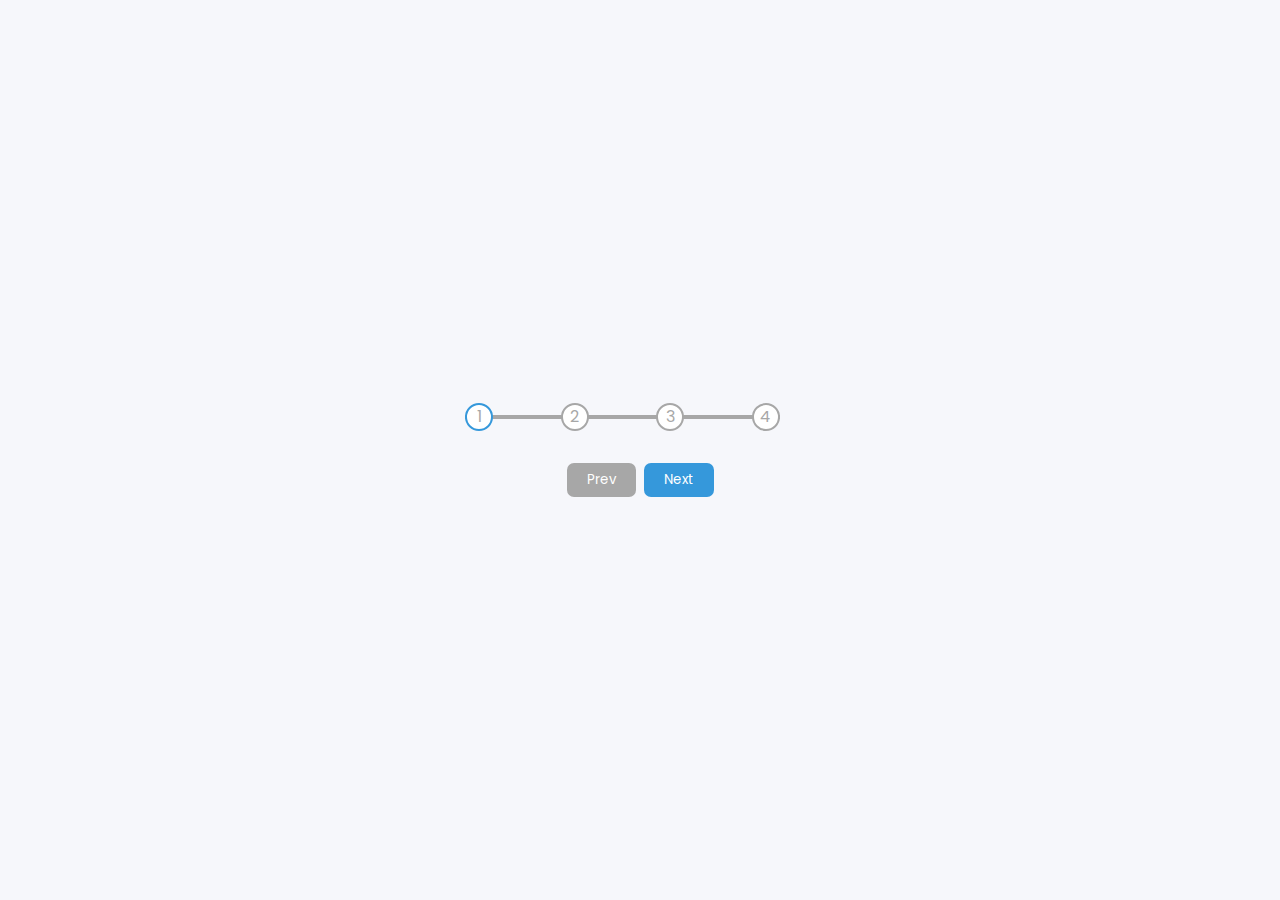
<file: projects/progressbar/index.html>
<!DOCTYPE html>
<html lang="en">
  <head>
    <meta charset="UTF-8" />
    <meta name="viewport" content="width=device-width, initial-scale=1.0" />
    <title>Progress Steps</title>
    <link rel="stylesheet" href="style.css" />
    <script src="script.js" defer></script>
  </head>
  <body>
    <main>
      <div class="container">
        <div class="progress--backdrop"></div>
        <div class="progress"></div>
        <div class="circle active">
          <p>1</p>
        </div>
        <div class="circle">
          <p>2</p>
        </div>
        <div class="circle">
          <p>3</p>
        </div>
        <div class="circle">
          <p>4</p>
        </div>
      </div>
      <div class="button--container">
        <button class="prev" disabled>Prev</button>
        <button class="next">Next</button>
      </div>
    </main>
  </body>
</html>
</file>
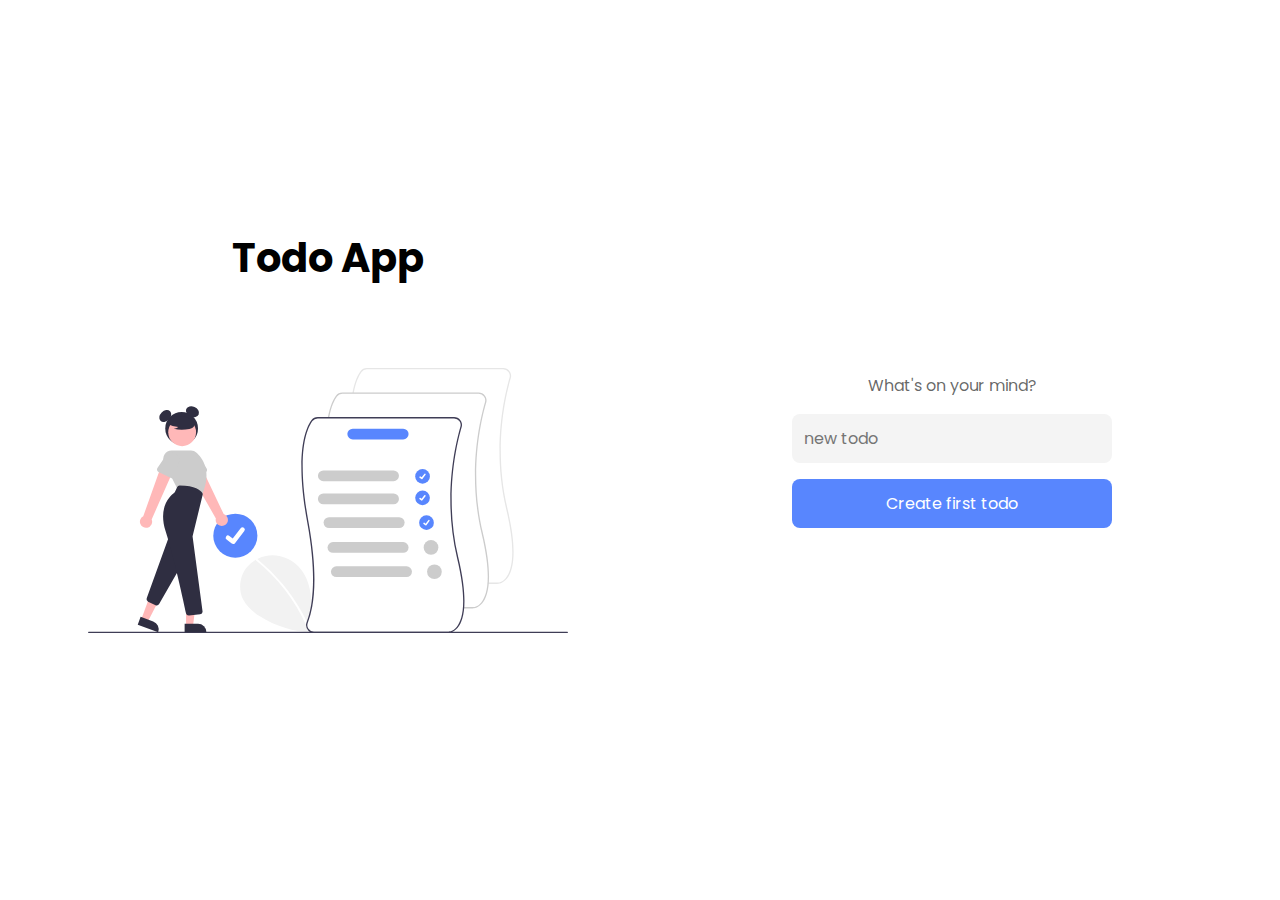
<file: projects/todo/index.html>
<!DOCTYPE html>
<html lang="en">
  <head>
    <meta charset="UTF-8" />
    <meta name="viewport" content="width=device-width, initial-scale=1.0" />
    <title>Todo app</title>
    <link rel="stylesheet" href="style.css" />
    <script src="script.js" defer></script>
  </head>
  <body>
    <main>
      <section class="no-todos">
        <div>
          <h1>Todo App</h1>
          <img src="assets/no-todos.svg" alt="no todos" />
        </div>
        <div>
          <p>What's on your mind?</p>
          <input type="text" placeholder="new todo" />
          <button>Create first todo</button>
        </div>
      </section>

      <section class="todo--section">
        <div class="create-todo">
          <h2>What's on your mind today?</h2>
          <div class="input--container">
            <button>+</button>
            <input type="text" placeholder="Add a task" />
          </div>
        </div>

        <p>Todos</p>
        <div class="todo--container todos"></div>

        <p>Done</p>
        <div class="todo--container done-todos"></div>
      </section>
    </main>
  </body>
</html>
</file>
<file: styles/index.css>
@import url("https://fonts.googleapis.com/css2?family=Poppins:ital,wght@0,100;0,200;0,300;0,400;0,500;0,600;0,700;0,800;0,900;1,100;1,200;1,300;1,400;1,500;1,600;1,700;1,800;1,900&display=swap");
@import url("components/typography.css");
@import url("components/header.css");
@import url("components/footer.css");

/* =========================
   ======= Variables =======
   ========================= */

:root {
  --primary-color: hsl(0, 100%, 66%);
  --orange-color: hsl(39, 96%, 68%);
  --primary-color-2: hsla(0, 100%, 66%, 0.12);
  --text-color: hsl(0, 0%, 18%);
  --body-background: hsl(0, 0%, 100%);
  --grey-text-color: hsla(0, 0%, 0%, 0.6);
  --header-height: 5rem;
}

/* =============================
   ======= Global styles =======
   ============================= */

*,
*::before,
*::after {
  margin: 0;
  padding: 0;
  box-sizing: border-box;
  font-family: "Poppins", sans-serif;
  scroll-behavior: smooth;
}

.background {
  position: absolute;
  top: 0;
  right: 0;
  left: 0;
  height: 100vh;
  background: linear-gradient(to bottom, var(--primary-color-2) 15%, transparent);
  z-index: -1;
}

:focus {
  outline: none;
}

::selection {
  color: white;
  background-color: var(--primary-color);
}

nav,
section,
footer {
  max-width: 1440px;
  padding: 0 1rem;
  margin: 0 auto;
}

/* ============================
   ======= Hero styling =======
   ============================ */

.hero {
  display: flex;
  flex-wrap: wrap;
  align-items: center;
  padding-bottom: var(--header-height);
  min-height: 100vh;
}

.hero div {
  flex: 1 1 600px;
}

.hero img {
  width: 90%;
  display: block;
  margin: 0 auto;
}

.hero h1 {
  color: var(--text-color);
  max-width: 19ch;
  font-weight: 600;
  line-height: 1.1;
  font-family: serif;
  font-size: clamp(2.1rem, 1.2rem + 3.5vw, 3.8rem);
}

.hero p {
  max-width: 55ch;
  margin: 1em 0 2em 0;
  animation-delay: 300ms;
}

.hero .cta {
  display: inline-block;
  animation-delay: 600ms;
}

.hero .cta svg {
  height: 1.5rem;
  fill: currentColor;
  margin-right: 0.5rem;
}

.hero a {
  display: inline-flex;
  font-size: 18px;
  color: var(--primary-color);
  text-decoration: none;
  animation-delay: 600ms;
  margin-right: 1rem;
  padding: 0.75rem 1rem;
  border-radius: 0.25rem;
  align-items: center;
}

.hero .projects--link {
  background-color: var(--primary-color);
  color: white;
}

.fade-in {
  animation: fade-in 600ms ease forwards;
  transform: translateY(50px);
  opacity: 0;
}

@keyframes fade-in {
  to {
    transform: translateY(0);
    opacity: 1;
  }
}
</file>
<file: styles/projects.css>
/* ===============================
   ======= Project section =======
   =============================== */
.projects--section {
  padding-top: 1rem;
  display: grid;
  grid-template-columns: repeat(auto-fill, minmax(25rem, 1fr));
  gap: 1rem;
}

.projects--section article {
  border-radius: 5px;
  background-color: white;
  overflow: hidden;
  box-shadow: 0 0 1rem rgba(0, 0, 0, 0.1);
  display: grid;
}

.projects--section .image--container {
  background-color: #f5f5f5;
  display: block;
  overflow: hidden;
  padding-top: 56.25%;
  position: relative;
}

.projects--section img {
  position: absolute;
  top: 0;
  left: 0;
  width: 100%;
  height: 100%;
  object-fit: cover;
  transition: transform 300ms ease;
}

.projects--section .image--container:hover img {
  transform: scale(1.1) rotate(3deg);
}

.projects--section .information {
  padding: 1rem;
  display: flex;
  flex-direction: column;
}

.description {
  padding: 0.5rem 0 1rem 0;
  flex-grow: 1;
}

.link--container {
  display: flex;
  justify-content: space-between;
}

.author {
  font-style: italic;
}

.author a {
  font-weight: 600;
  color: inherit;
  font-style: normal;
  text-decoration: none;
}

.link--container svg {
  height: 1.2em;
  fill: var(--grey-text-color);
}

@media screen and (max-width: 30rem) {
  .projects--section {
    grid-template-columns: 1fr;
  }
}

/* ==============================
   ======= Filter section =======
   ============================== */

.filter--section article {
  margin-top: 1rem;
  padding: 1rem;
  border-radius: 0.5rem;
  background-color: white;
  box-shadow: 0 0 2rem rgba(0, 0, 0, 0.1);
}

.filter--section div {
  margin-top: 1rem;
  position: relative;
}

.filter--section input {
  width: 100%;
  border: none;
  padding: 0.25rem;
}

.filter--section svg {
  position: absolute;
  top: 50%;
  transform: translateY(-50%);
  background-color: white;
  right: 0;
  height: 1em;
}
</file>
<file: projects/clamp-generator/style.css>
@import url("https://fonts.googleapis.com/css2?family=Poppins:ital,wght@0,200;0,500;0,900;1,700&display=swap");

* {
  margin: 0;
  padding: 0;
  box-sizing: border-box;
}

body {
  font-family: "Poppins", sans-serif;
  background-color: #f6f7fb;
  color: #333;
  min-height: 100vh;
  display: flex;
  justify-content: center;
  align-items: center;
}

main {
  background-color: white;
  box-shadow: 0 0 2rem rgba(0, 0, 0, 0.1);
  padding: 2rem;
  border-radius: 0.5em;
  margin: 1em;
}

h1 {
  padding-bottom: 0.5rem;
}

input {
  padding: 0.75em;
  background-color: #f6f7fb;
  border-radius: 0.25rem;
  border: none;
}

label {
  font-size: 14px;
  margin: 1.25em 0 0.25em 0;
  display: block;
}

input:focus {
  outline: none;
}

.output {
  margin-top: 2em;
  font-size: 1.1rem;
  color: var(--grey-color);
  cursor: pointer;
}

p {
  display: inline-block;
}

svg {
  height: 1em;
  fill: currentColor;
}
</file>
<file: projects/colorflipper/style.css>
@import url("https://fonts.googleapis.com/css2?family=Poppins:wght@200;400;600&display=swap");

* {
  box-sizing: border-box;
  margin: 0;
  padding: 0;
}

body {
  font-family: "Poppins", sans-serif;
  display: flex;
  justify-content: center;
  align-items: center;
  min-height: 100vh;
}

.background {
  position: relative;
  border-radius: 1rem;
  box-shadow: 0 0 2rem rgba(0, 0, 0, 0.2);
  overflow: hidden;
  height: 35rem;
  max-height: 90vh;
  width: 70rem;
  max-width: 90vw;
  background-color: var(--color);
}

.background div {
  position: absolute;
  left: 0;
  right: 0;
  bottom: 0;
  background-color: rgba(255, 255, 255, 0.25);
  box-shadow: 0 0.5rem 2rem 0 rgba(31, 38, 135, 0.37);
  padding: 0.75rem;
}

section {
  text-align: center;
}

h1 {
  font-size: 2.5rem;
}

.button--container {
  display: flex;
  flex-wrap: wrap;
  background-color: rgba(0, 0, 0, 0.2);
}

button {
  background-color: rgb(1, 54, 226);
  padding: 1em;
  color: white;
  border: none;
  border-radius: 5px;
  cursor: pointer;
  font-weight: 560;
}

.button--container div {
  flex: 1 1 300px;
  color: white;
  padding: 5rem 2rem;
  cursor: pointer;
}

.button--container div:hover {
  background-color: rgba(0, 0, 0, 0.1);
}
</file>
<file: projects/github-profiles/style.css>
@import url("https://fonts.googleapis.com/css2?family=Poppins:wght@200;400;600&display=swap");

* {
  margin: 0;
  padding: 0;
  box-sizing: border-box;
  font-family: "Poppins", sans-serif;
}

body {
  background-color: #99c8ff;
  min-height: 100vh;
  display: flex;
  align-items: center;
  justify-content: center;
}

input {
  display: block;
  margin: 0 auto;
  font-size: 1rem;
  background-color: white;
  border-radius: 0.25rem;
  border: none;
  padding: 0.5rem;
  outline: none;
  width: 100%;
  margin-bottom: 2rem;
}

input::placeholder {
  color: rgba(0, 0, 0, 0.6);
}

.card {
  display: grid;
  grid-template-columns: auto 1fr;
  gap: 1rem;
  padding: 2rem;
  max-width: 40rem;
  border-radius: 0.5rem;
  background-color: white;
  box-shadow: 0 0 1rem rgba(0, 0, 0, 0.2);
}

.avatar--container {
  max-width: 100%;
  margin: 0 auto;
  height: 10rem;
  width: 10rem;
}

.avatar {
  display: block;
  margin: 0 auto;
  width: 100%;
  border-radius: 50%;
}

article {
  color: #222;
  margin-left: 2rem;
}

h1 span {
  font-size: 0.75em;
  color: #444;
}

.stats {
  display: flex;
  justify-content: space-between;
  list-style-type: none;
  padding: 0.5rem 0 1rem 0;
  max-width: 25rem;
  color: rgba(0, 0, 0, 0.8);
}

.stats span {
  font-size: 0.8em;
  margin-left: 1ch;
}

.repos {
  display: flex;
  gap: 0.5rem;
  flex-wrap: wrap;
}

.repo {
  background-color: #f2f2f2;
  color: rgba(0, 0, 0, 0.6);
  border-radius: 0.5rem;
  font-size: 0.7rem;
  padding: 0.25rem 0.5rem;
  text-decoration: none;
}

@media screen and (max-width: 45rem) {
  .card {
    text-align: center;
    grid-template-columns: 1fr;
  }

  .repos {
    justify-content: center;
  }
}
</file>
<file: projects/memorygame/style.css>
@import url("https://fonts.googleapis.com/css2?family=Roboto:ital,wght@0,100;0,300;0,400;0,500;0,700;0,900;1,100;1,300;1,400;1,500;1,700;1,900&display=swap");

/* =========================
   ===== global styles =====
   ========================= */
* {
  margin: 0;
  padding: 0;
  box-sizing: border-box;
  font-family: "Roboto", sans-serif;
}

body {
  background-color: #f6f7fb;
  min-height: 100vh;
}

main {
  margin: 0 auto;
  padding: 1rem;
  max-width: 60rem;
}

header {
  display: flex;
  justify-content: space-between;
  align-items: center;
  padding: 1em;
  margin-bottom: 1rem;
  background-color: white;
  color: #00000099;
  box-shadow: 2px 2px 5px rgba(0, 0, 0, 0.1);
}

.counter,
.timer {
  font-weight: 400;
  font-size: 1rem;
}

.counter span,
.timer span {
  font-size: 1.75rem;
}

/* =======================
   ===== deck styles =====
   ======================= */
.deck {
  display: grid;
  min-width: 80%;
  width: 80%;
  max-width: 100%;
  margin: 0 auto;
  grid-template-columns: 1fr 1fr 1fr 1fr;
  gap: 0.5em;
}

.disabled {
  pointer-events: none;
}

.card {
  display: flex;
  justify-content: center;
  align-items: center;
  padding-top: 100%;
  position: relative;
  overflow: hidden;
  font-size: 0;
  cursor: pointer;
  background-color: white;
  box-shadow: 2px 2px 5px rgba(0, 0, 0, 0.1);
}

.open {
  background-color: #1976d2;
}

.correct {
  font-size: 35px;
  background-color: #4caf50;
}

.unmatched {
  background-color: #ff5252;
}

.card img {
  position: absolute;
  top: 50%;
  left: 50%;
  transform: translate(-50%, -50%);
  height: 0;
}

.show img,
.correct img {
  height: 85%;
}

/* ==========================
   ===== Overlay styles =====
   ========================== */

.overlay {
  position: fixed;
  padding: 2rem;
  top: 0;
  left: 0;
  width: 100%;
  height: 100vh;
  opacity: 0;
  text-align: center;
  pointer-events: none;
  background-color: white;
  transition: opacity 500ms ease;
}

.overlay.active {
  opacity: 1;
  pointer-events: all;
}

.overlay img {
  display: block;
  margin: 0 auto;
  max-height: 40vh;
  max-width: 100%;
}

.overlay h2 {
  font-size: 3rem;
  color: hsla(0, 0%, 0%, 0.8);
  padding: 0.25em;
}

.overlay p {
  max-width: 120ch;
  color: hsla(0, 0%, 0%, 0.6);
  margin: 0 auto;
}

.overlay button {
  cursor: pointer;
  font-size: 22px;
  color: white;
  font-weight: 500;
  background-color: #1976d2;
  padding: 0.5em;
  border: none;
  border-radius: 5px;
  margin-top: 3em;
}

.information {
  background-color: white;
  cursor: pointer;
  width: 2.5rem;
  height: 2.5rem;
  border-radius: 50%;
  border: none;
  box-shadow: 0 0 1rem hsla(0, 0%, 0%, 0.05);
}

.information svg {
  fill: hsla(0, 0%, 0%, 0.6);
  height: 60%;
}
</file>
<file: projects/movie-application/style.css>
@import url("https://fonts.googleapis.com/css2?family=Poppins:ital,wght@0,100;0,200;0,300;0,400;0,500;0,600;0,700;0,800;0,900;1,100;1,200;1,300;1,400;1,500;1,600;1,700;1,800;1,900&display=swap");

* {
  margin: 0;
  padding: 0;
  box-sizing: border-box;
  font-family: "Poppins", sans-serif;
}

body {
  min-height: 100vh;
  color: #333;
}

section {
  max-width: 1440px;
  margin: 0 auto;
  padding: 2rem;
}

h2 {
  font-size: 2rem;
  margin-bottom: 1rem;
}

.tumbnail {
  height: 600px;
}

.tumbnail article {
  height: 100%;
  width: 100%;
  border-radius: 1rem;
}

.tumbnail img {
  height: 100%;
  width: 100%;
  object-fit: cover;
}

.featuredContainer {
  display: grid;
  gap: 1rem;
  grid-template-columns: repeat(auto-fill, minmax(300px, 1fr));
  transition: transform 300ms ease;
}

.featuredContainer > article {
  box-shadow: 0 0 2rem rgba(0, 0, 0, 0.2);
  cursor: pointer;
  border-radius: 1rem;
  transition: transform 300ms ease;
}

.featuredContainer > article:hover,
.featuredContainer > article:focus {
  transform: scale(1.025);
  outline: none;
}

.featuredContainer img {
  width: 100%;
  height: 100%;
  border-radius: inherit;
}

.information {
  position: fixed;
  top: 0;
  right: 0;
  bottom: 0;
  width: 100%;
  max-width: 1200px;
  overflow: hidden;
  background-color: white;
  box-shadow: 0 0 2rem rgba(0, 0, 0, 0.2);
  border-radius: 1rem 0 0 1rem;
}

.information img {
  width: 100%;
  max-height: 400px;
  object-fit: cover;
}
</file>
<file: projects/newyear-countdown/style.css>
@import url("https://fonts.googleapis.com/css2?family=Poppins:wght@200;400;600&display=swap");

* {
  box-sizing: border-box;
  margin: 0;
  padding: 0;
}

body {
  font-family: "Poppins", sans-serif;
  min-height: 100vh;
  background-image: url("background.jpg");
  background-size: cover;
  background-repeat: no-repeat;
  color: #222;
}

section {
  max-width: 1440px;
  margin: 0 auto;
  min-height: 50vh;
  display: flex;
  justify-content: center;
  align-items: center;
  flex-direction: column;
}

article {
  display: flex;
  flex-wrap: wrap;
  justify-content: center;
  width: 100%;
}

article div {
  font-size: clamp(1rem, 0.83rem + 0.74vw, 1.5rem);
  flex: 0 1 5em;
  text-align: center;
}

h1 {
  font-size: clamp(1.75rem, 1rem + 3.3333vw, 4rem);
  margin-bottom: 0.5em;
}
</file>
<file: projects/notes/styles/style.css>
@import url("https://fonts.googleapis.com/css2?family=Poppins:wght@200;400;600&display=swap");

* {
  box-sizing: border-box;
  margin: 0;
  padding: 0;
  font-family: "Poppins", sans-serif;
}

body {
  min-height: 100vh;
  display: grid;
  grid-template-columns: auto 1fr;
  color: white;
  background-color: hsl(222, 15%, 13%);
}

.menu {
  display: flex;
  flex-direction: column;
  justify-content: space-between;
  padding: 1em 0 1em 1em;
  background-color: hsl(230, 7%, 17%);
  box-shadow: 0 0 50px hsla(0, 0%, 0%, 0.3);
}

.nav div {
  font-size: 1.5rem;
  display: flex;
  align-items: center;
  cursor: pointer;
  padding: 0.5em;
  padding-right: 4rem;
  margin-bottom: 0.5rem;
  border-radius: 0.75rem 0 0 0.75rem;
  transition: background-color 200ms ease;
}

.nav div:hover,
.nav div:focus,
.nav .active {
  background-color: hsl(240, 6%, 13%);
}

.nav div * {
  pointer-events: none;
}

.nav svg {
  height: 0.9em;
  fill: white;
  margin-right: 1em;
}

.nav p {
  font-size: 0.8em;
}

.create--new__container {
  border-radius: 50%;
  height: 3rem;
  width: 3rem;
  display: flex;
  justify-content: center;
  align-items: center;
  background-color: hsl(230, 9%, 13%);
  cursor: pointer;
}

.create--new__container svg {
  fill: white;
  height: 75%;
}

.tab:not(.notes--tab) {
  display: none;
}

.list-tab article {
  display: flex;
  flex-wrap: wrap;
  gap: 1em;
  margin-top: 1rem;
}

.list-tab div {
  flex: 0 1 300px;
  border-radius: 5px;
  background-color: rgba(0, 0, 0, 0.1);
  padding: 1em;
  overflow: hidden;
  cursor: pointer;
}

.list-tab div:hover {
  background-color: hsla(0, 0%, 0%, 0.2);
}

.list-tab h3,
.list-tab p {
  text-overflow: ellipsis;
  font-size: 1.5rem;
  overflow: hidden;
  resize: none;
  max-width: 100%;
  line-height: 1;
}

.list-tab p {
  font-size: 0.8rem;
  margin-top: 1em;
  color: hsla(0, 0%, 100%, 0.6);
}

@media screen and (max-width: 55rem) {
  body {
    grid-template-columns: 1fr;
    grid-template-rows: auto 1fr;
  }

  .menu {
    padding: 0.5em;
    flex-direction: row;
    align-items: center;
  }

  .nav {
    display: flex;
    justify-content: space-between;
  }

  .nav div {
    padding: 1rem;
    border-radius: 0.5rem;
  }
}

@media screen and (max-width: 45rem) {
  .nav p {
    display: none;
  }

  .nav svg {
    margin: 0;
  }
}
</file>
<file: projects/notes/styles/editor.css>
/* ===========================
   ====== Editor styles ======
   =========================== */
.editor {
  padding: 2em;
  position: relative;
}

.editor--tab {
  display: flex;
  flex-direction: column;
  height: 100%;
}

.editor input,
.editor textarea {
  display: block;
  width: 100%;
  background: none;
  border: none;
  color: white;
}

.editor input {
  margin-bottom: 0.5em;
  font-size: 3rem;
  font-weight: 600;
  line-height: 1;
}

.editor textarea {
  resize: none;
  font-size: 1.25rem;
  font-weight: 400;
  padding-right: 1em;
  flex: 1 1 100px;
}

.editor input:focus,
.editor textarea:focus {
  outline: none;
}

.button--container {
  display: flex;
  margin-bottom: 1rem;
  justify-content: flex-end;
}

.button--container button {
  display: flex;
  align-items: center;
  justify-content: center;
  height: 2.5rem;
  width: 2.5rem;
  padding: 0.5rem;
  border: none;
  border-radius: 50%;
  cursor: pointer;
  background-color: transparent;
  transition: background-color 300ms ease;
}

.button--container button:hover {
  background-color: hsl(240, 3%, 85%, 0.1);
}

.button--container svg {
  height: 90%;
  fill: #d9d9db;
}

/* Styles for button when a note is marked as favorite */
.favoriteSvg svg {
  fill: hsl(355, 75%, 60%);
}

button.favoriteSvg:hover {
  background-color: hsla(355, 75%, 60%, 0.1);
}
</file>
<file: projects/password-generator/style.css>
@import url("https://fonts.googleapis.com/css2?family=Poppins:wght@200;400;600&display=swap");

* {
  box-sizing: border-box;
  margin: 0;
  padding: 0;
}

body {
  font-family: "Poppins", sans-serif;
  min-height: 100vh;
  display: flex;
  align-items: center;
  justify-content: center;
  background-color: #ebf4f3;
}

main {
  position: relative;
  background-color: white;
  box-shadow: 0 0 15px rgba(0, 0, 0, 0.1);
  border-radius: 20px;
  padding: 2em 3em;
}

.svg--container {
  background: linear-gradient(270deg, #ffa873, #ff8789);
  position: absolute;
  width: 50px;
  height: 50px;
  display: flex;
  justify-content: center;
  align-items: center;
  left: 50%;
  top: 0;
  border-radius: 50%;
  transform: translate(-50%, -50%);
}

.svg--container svg {
  height: 60%;
  fill: white;
  opacity: 0.8;
}

article label {
  margin-right: 1em;
}

.input--container {
  max-width: 380px;
  background-color: #ebf4f3;
  margin: 1em 0;
  /* height: 55px; */
  border-radius: 10px;
  display: flex;
  justify-content: space-between;
  padding: 1em 1.25em;
  position: relative;
}

.input--container svg {
  height: 1.1rem;
  cursor: pointer;
  margin-left: 1em;
  fill: #acacac;
}

.input--container input {
  background: none;
  outline: none;
  border: none;
  line-height: 1;
  font-weight: 600;
  font-size: 1.1rem;
  color: #333;
}

.input--container input::placeholder {
  color: #aaa;
  font-weight: 500;
}

button {
  margin-top: 1.5em;
  cursor: pointer;
  background: linear-gradient(270deg, #ffa873, #ff8789);
  border-radius: 10px;
  display: block;
  width: 100%;
  border: none;
  color: white;
  padding: 0.5em 1em;
  font-size: clamp(1rem, 0.4375rem + 2.5vw, 1.75rem);
}

label {
  display: flex;
  align-items: center;
  cursor: pointer;
  font-size: clamp(1rem, 0.4375rem + 2.5vw, 1.75rem);
  color: #444;
}

.length--label {
  justify-content: space-between;
  margin-bottom: 1em;
}

.length--label input {
  font-size: inherit;
  color: #444;
  margin-left: 1em;
  text-align: right;
  border: none;
}

input::-webkit-outer-spin-button,
input::-webkit-inner-spin-button {
  margin-left: 0.5em;
}

.length--label input:focus {
  outline: none;
}

.checkbox input {
  display: none;
}

.checkbox span {
  width: 1em;
  height: 1em;
  padding: 0.1em;
  margin-right: 0.5em;
  background-color: #2196f3;
  display: inline-flex;
  justify-content: center;
  opacity: 0.5;
  align-items: center;
}

.checkbox path {
  fill: white;
}

.checkbox svg {
  height: 100%;
  width: 100%;
}

.checkbox input:checked + span {
  opacity: 1;
}
</file>
<file: projects/progressbar/style.css>
@import url("https://fonts.googleapis.com/css2?family=Poppins:wght@200;400;600&display=swap");

:root {
  --gray: #a7a7a7;
  --primary-color: #3598db;
}

* {
  box-sizing: border-box;
  margin: 0;
  padding: 0;
  font-family: "Poppins", sans-serif;
}

body {
  min-height: 100vh;
  display: flex;
  justify-content: center;
  align-items: center;
  background-color: #f6f7fb;
}

.container {
  display: flex;
  justify-content: space-between;
  width: 350px;
  max-width: 90%;
  position: relative;
}

.progress {
  position: absolute;
  top: 50%;
  left: 0;
  height: 4px;
  z-index: -1;
  transform: translateY(-50%);
  background-color: var(--primary-color);
  transition: width 500ms ease;
}

.progress--backdrop {
  position: absolute;
  top: 50%;
  left: 0;
  width: 100%;
  height: 4px;
  z-index: -1;
  transform: translateY(-50%);
  background-color: var(--gray);
  transition: width 500ms ease;
}

.circle {
  color: var(--gray);
  border: 2px solid var(--gray);
  border-radius: 50%;
  text-align: center;
  width: 1em;
  height: 1em;
  line-height: 1;
  padding: 0.75em;
  display: flex;
  justify-content: center;
  align-items: center;
  background-color: white;
  transition: border-color 500ms ease;
}

.active {
  border-color: var(--primary-color);
}

.button--container {
  margin-top: 2em;
  width: 100%;
  display: flex;
  justify-content: center;
  gap: 0.5em;
}

.button--container button {
  background-color: var(--primary-color);
  color: white;
  border: none;
  padding: 0.5em 1.5em;
  border-radius: 7px;
  cursor: pointer;
  user-select: none;
}

.button--container button:disabled {
  background-color: var(--gray);
  pointer-events: none;
}
</file>
<file: projects/todo/style.css>
@import url("https://fonts.googleapis.com/css2?family=Poppins:wght@200;400;600&display=swap");

:root {
  --primary-color: #5886fe;
  --grey-text: #00000099;
}

/* =============================
   ======= Global styles =======
   ============================= */

* {
  box-sizing: border-box;
  margin: 0;
  padding: 0;
  font-family: "Poppins", sans-serif;
}

section {
  max-width: 1440px;
  margin: 0 auto;
  padding: 1rem;
}

p {
  color: var(--grey-text);
}

/* ===============================
   ======= no todo styling =======
   =============================== */

.no-todos {
  display: flex;
  align-items: center;
  flex-wrap: wrap;
  min-height: 100vh;
  text-align: center;
}

.no-todos div {
  flex: 1 1 400px;
}

h1 {
  font-size: 2.5rem;
  margin-bottom: 5rem;
}

.no-todos img {
  max-width: 30rem;
  width: 80%;
  margin-bottom: 2rem;
}

.no-todos input,
.no-todos button {
  display: block;
  margin: 0 auto;
  border-radius: 0.5rem;
  padding: 0.75rem;
  font-size: 1rem;
  max-width: 20rem;
  width: 80%;
}

.no-todos input {
  margin: 1em auto;
  border: none;
  background-color: #f4f4f4;
  outline: none;
  border-radius: 0.5rem;
}

.no-todos button {
  color: white;
  cursor: pointer;
  border: none;
  background-color: var(--primary-color);
}

/* =================================
   ======= todo list styling =======
   ================================= */

.create-todo {
  padding-bottom: 2rem;
}

.create-todo h2 {
  text-align: center;
  margin-bottom: 0.5em;
  color: #222;
}

.input--container {
  display: grid;
  grid-template-columns: 2rem 1fr;
  align-items: center;
  box-shadow: 0 0 1rem rgba(0, 0, 0, 0.1);
  padding: 0.5rem;
  border-radius: 0.5rem;
}

.create-todo input {
  border: none;
  padding: 1rem;
  outline: none;
  width: 100%;
}

.create-todo button {
  display: flex;
  justify-content: center;
  align-items: center;
  font-size: 1.5rem;
  height: 2rem;
  width: 2rem;
  border-radius: 40%;
  border: none;
  cursor: pointer;
  color: white;
  background-color: var(--primary-color);
}

.all-todos-done {
  display: flex;
  align-items: center;
  flex-wrap: wrap;
  justify-content: center;
  margin-bottom: 2rem;
  color: #222;
}

.all-todos-done div {
  flex: 1 1 400px;
}

.all-todos-done h2 {
  font-size: 1.5rem;
}

.all-todos-done img {
  margin: 0 auto;
  display: block;
  width: 90%;
  max-width: 20rem;
  max-height: 20rem;
}

.todo--container {
  margin: 1rem 0 2rem 0;
}

article {
  display: flex;
  justify-content: space-between;
  align-items: center;
  padding: 1rem;
  margin-bottom: 0.5rem;
  box-shadow: 0.25rem 0.25rem 1rem rgba(0, 0, 0, 0.1);
}

.done-todos h3 {
  text-decoration: line-through;
}

.button--container button {
  display: inline-flex;
  justify-content: center;
  align-items: center;
  height: 2rem;
  width: 2rem;
  background: none;
  cursor: pointer;
  border: none;
  border-radius: 50%;
}

.button--container svg {
  height: 60%;
  fill: var(--grey-text);
}

.button--container button:hover {
  background-color: #00000014;
}

.done svg {
  fill: #4caf50;
}

button.done:hover {
  background-color: #4caf501f;
}
</file>
